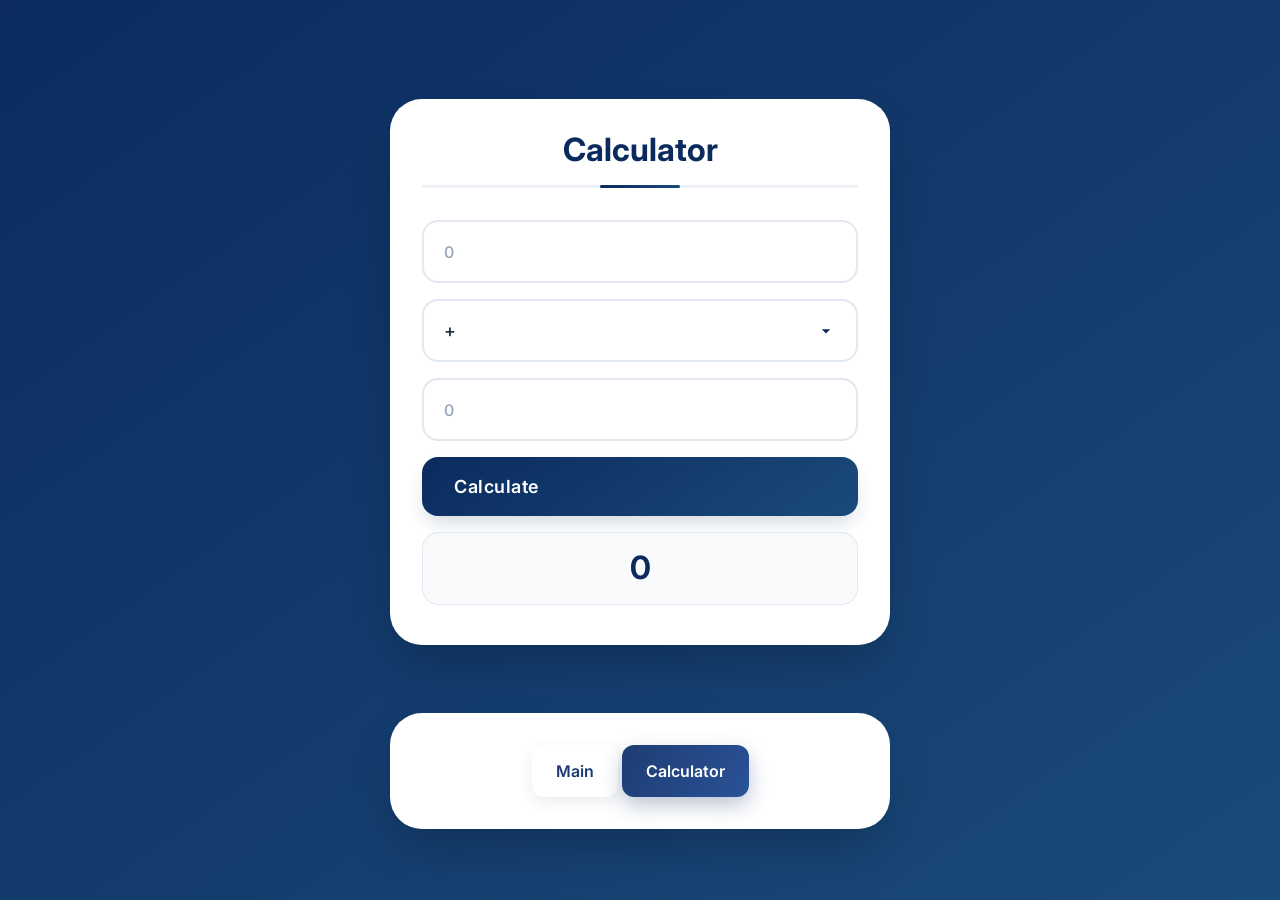
<file: calculate.html>
<!DOCTYPE html>
<html lang="ru">
<head>
    <meta charset="utf-8">
    <meta name="viewport" content="width=device-width, initial-scale=1.0, maximum-scale=1.0, user-scalable=yes">
    <link href="https://cdn.jsdelivr.net/npm/bootstrap@5.3.8/dist/css/bootstrap.min.css" rel="stylesheet" integrity="sha384-sRIl4kxILFvY47J16cr9ZwB07vP4J8+LH7qKQnuqkuIAvNWLzeN8tE5YBujZqJLB" crossorigin="anonymous">
    <link href="css/calculator.css" rel="stylesheet">
    <script src="https://cdn.jsdelivr.net/npm/bootstrap@5.3.8/dist/js/bootstrap.bundle.min.js" integrity="sha384-FKyoEForCGlyvwx9Hj09JcYn3nv7wiPVlz7YYwJrWVcXK/BmnVDxM+D2scQbITxI" crossorigin="anonymous"></script>
    <title>Calculator</title>
</head>
<body>
    <div class="container my-5">
        <!-- ВСЕ ID СОХРАНЕНЫ КАК В СТАРОМ JS -->
        <h3 class="text-center text-primary">Calculator</h3>
        <form class="w-25 mx-auto text-center calculator-form-styled">
            <input id="firstOper" type="number" class="form-control mb-3 calculator-input-custom" placeholder="0">
            
            <select id="operation" class="form-select mb-3 calculator-select-custom">
                <option value="+">+</option>
                <option value="-">-</option>
                <option value="*">*</option>
                <option value="/">/</option>
            </select>
            
            <input id="secondOper" type="number" class="form-control mb-3 calculator-input-custom" placeholder="0">
            
            <button id="calculate" type="button" class="btn btn-primary d-flex mx-auto mb-3 calculator-btn-custom">Calculate</button>
                
            <h4 id="result" class="calculator-result-custom">0</h4>
        </form>
    </div>
    
    <ul class="pagination container justify-content-center custom-pagination">
        <li class="page-item"><a class="page-link" href="index.html">Main</a></li>
        <li class="page-item active"><a class="page-link" href="calculate.html">Calculator</a></li>
    </ul>
    
    <script src="./js/calc.js"></script>
</body>
</html>
</file>
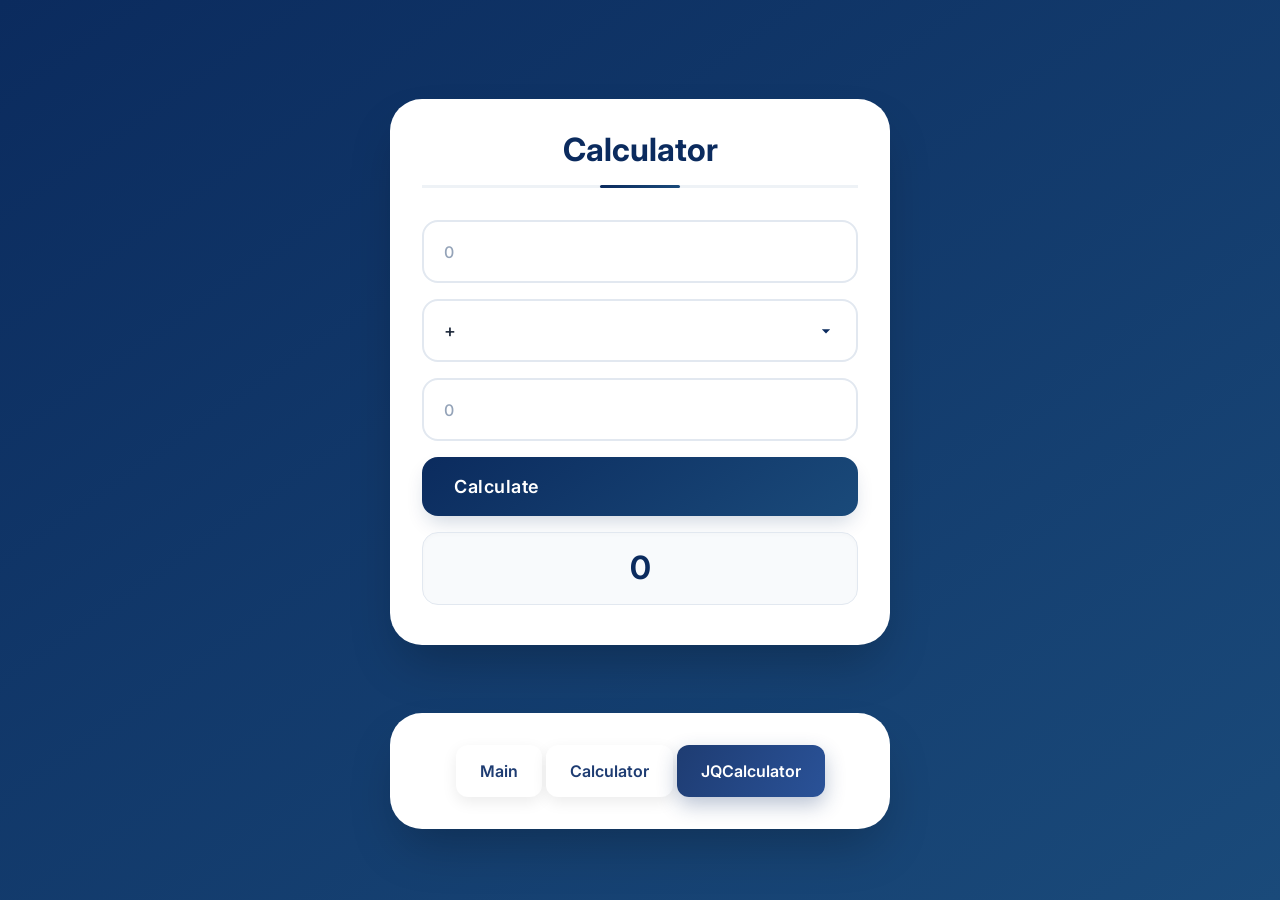
<file: jQCalc.html>
<!DOCTYPE html>
<html lang="ru">
<head>
    <meta charset="utf-8">
    <meta name="viewport" content="width=device-width, initial-scale=1.0, maximum-scale=1.0, user-scalable=yes">
    <link href="https://cdn.jsdelivr.net/npm/bootstrap@5.3.8/dist/css/bootstrap.min.css" rel="stylesheet" integrity="sha384-sRIl4kxILFvY47J16cr9ZwB07vP4J8+LH7qKQnuqkuIAvNWLzeN8tE5YBujZqJLB" crossorigin="anonymous">
    <link href="css/calculator.css" rel="stylesheet">
    <script src="https://cdn.jsdelivr.net/npm/bootstrap@5.3.8/dist/js/bootstrap.bundle.min.js" integrity="sha384-FKyoEForCGlyvwx9Hj09JcYn3nv7wiPVlz7YYwJrWVcXK/BmnVDxM+D2scQbITxI" crossorigin="anonymous"></script>
    <script src="js/jquery-4.0.0.min.js"></script>
    <title>Calculator</title>
</head>
<body>
    <div class="container my-5">
        <h3 class="text-center text-primary">Calculator</h3>
        <form class="w-25 mx-auto text-center calculator-form-styled">
            <input id="firstOper" type="number" class="form-control mb-3 calculator-input-custom" placeholder="0">
            
            <select id="operation" class="form-select mb-3 calculator-select-custom">
                <option value="+">+</option>
                <option value="-">-</option>
                <option value="*">*</option>
                <option value="/">/</option>
            </select>
            
            <input id="secondOper" type="number" class="form-control mb-3 calculator-input-custom" placeholder="0">
            
            <button id="calculate" type="button" class="btn btn-primary d-flex mx-auto mb-3 calculator-btn-custom">Calculate</button>

            <h4 id="result" class="calculator-result-custom">0</h4>
        </form>
    </div>
    
    <ul class="pagination container justify-content-center custom-pagination">
        <li class="page-item"><a class="page-link" href="index.html">Main</a></li>
        <li class="page-item"><a class="page-link" href="calculate.html">Calculator</a></li>
        <li class="page-item active"><a class="page-link" href="jQCalc.html">JQCalculator</a></li>
    </ul>

    <script type="text/javascript">
        $(function(){
            $("#calculate").click(function(){
                var firstOper = $("#firstOper").prop("value");
                var secondOper = $("#secondOper").prop("value");
                
                var operation = $("#operation").prop("value");
                
                switch (operation) {
                    case "+":
                        $("#result").text(Number(firstOper) + Number(secondOper));
                        break;
                    case "-":
                            $("#result").text(firstOper - secondOper);
                            break;
                    case "*":
                            $("#result").text(firstOper * secondOper).toPrecision(4);
                            break;
                    case "/":
                            if(secondOper == "0")
                            {
                                alert("Деление на 0!!!")
                                break;
                            }
                            $("#result").text(firstOper / secondOper).toPrecision(4);
                            break;
                }
            });
    });
    </script>
</body>
</html>
</file>
<file: css/calculator.css>
/* calculator.css - Стили для калькулятора с пагинацией как на главной */

@import url('https://fonts.googleapis.com/css2?family=Inter:wght@400;500;600;700&display=swap');

body {
    font-family: 'Inter', sans-serif;
    background: linear-gradient(145deg, #0b2b5e 0%, #1a4a7a 100%);
    min-height: 100vh;
    display: flex;
    flex-direction: column;
    align-items: center;
    justify-content: center;
    padding: 20px;
}

/* Стилизуем существующие Bootstrap классы */
.container {
    max-width: 500px !important;
    background: white;
    border-radius: 32px;
    box-shadow: 0 25px 50px -12px rgba(0, 0, 0, 0.25);
    padding: 32px !important;
    margin: 20px auto !important;
}

/* Заголовок */
.text-primary {
    color: #0b2b5e !important;
    font-size: 32px !important;
    font-weight: 700 !important;
    margin-bottom: 32px !important;
    padding-bottom: 16px !important;
    border-bottom: 3px solid #eef2f6;
    position: relative;
}

.text-primary::after {
    content: '';
    position: absolute;
    bottom: -3px;
    left: 50%;
    transform: translateX(-50%);
    width: 80px;
    height: 3px;
    background: linear-gradient(90deg, #0b2b5e, #1a4a7a);
    border-radius: 3px;
}

/* Форма - сохраняем Bootstrap классы, но улучшаем внешний вид */
.w-25 {
    width: 100% !important;
    max-width: 100%;
}

/* Поля ввода */
.form-control {
    padding: 16px 20px !important;
    font-size: 18px !important;
    font-weight: 500 !important;
    border: 2px solid #e2e8f0 !important;
    border-radius: 16px !important;
    background: white !important;
    transition: all 0.2s ease !important;
    outline: none !important;
    color: #1e293b !important;
}

.form-control:focus {
    border-color: #0b2b5e !important;
    box-shadow: 0 0 0 3px rgba(11, 43, 94, 0.1) !important;
}

.form-control::placeholder {
    color: #94a3b8 !important;
    font-size: 16px !important;
}

/* Селект */
.form-select {
    padding: 16px 20px !important;
    font-size: 18px !important;
    font-weight: 500 !important;
    border: 2px solid #e2e8f0 !important;
    border-radius: 16px !important;
    background-image: url("data:image/svg+xml,%3Csvg xmlns='http://www.w3.org/2000/svg' width='20' height='20' viewBox='0 0 24 24' fill='%230b2b5e'%3E%3Cpath d='M7 10l5 5 5-5z'/%3E%3C/svg%3E") !important;
    background-repeat: no-repeat !important;
    background-position: right 20px center !important;
    background-size: 20px !important;
    color: #1e293b !important;
    cursor: pointer;
}

.form-select:focus {
    border-color: #0b2b5e !important;
    box-shadow: 0 0 0 3px rgba(11, 43, 94, 0.1) !important;
}

.form-select option {
    padding: 12px;
    font-size: 16px;
}

/* Кнопка */
.btn-primary {
    background: linear-gradient(145deg, #0b2b5e, #1a4a7a) !important;
    border: none !important;
    padding: 16px 32px !important;
    border-radius: 16px !important;
    font-size: 18px !important;
    font-weight: 600 !important;
    color: white !important;
    cursor: pointer;
    transition: all 0.2s ease !important;
    width: 100% !important;
    letter-spacing: 0.5px;
    margin-top: 8px !important;
    box-shadow: 0 10px 20px -5px rgba(11, 43, 94, 0.2) !important;
}

.btn-primary:hover {
    background: linear-gradient(145deg, #1a4a7a, #0b2b5e) !important;
    transform: translateY(-2px);
    box-shadow: 0 15px 25px -5px rgba(11, 43, 94, 0.3) !important;
}

.btn-primary:active {
    transform: translateY(0) !important;
}

/* Результат */
#result {
    background: #f8fafc !important;
    border-radius: 16px !important;
    padding: 16px 24px !important;
    font-size: 32px !important;
    font-weight: 700 !important;
    color: #0b2b5e !important;
    margin-top: 16px !important;
    border: 1px solid #e2e8f0 !important;
    box-shadow: inset 0 2px 4px rgba(0, 0, 0, 0.02) !important;
    text-align: center !important;
    transition: all 0.2s ease;
}

.custom-pagination {
    margin-top: 4rem;
    margin-bottom: 4rem;
}

.custom-pagination .page-link {
    color: #1e3c72;
    padding: 0.9rem 1.5rem;
    margin: 0 5px;
    border: none;
    border-radius: 12px !important;
    font-weight: 600;
    font-size: 1rem;
    background: white;
    box-shadow: 0 5px 15px rgba(0,0,0,0.08);
    transition: all 0.3s cubic-bezier(0.165, 0.84, 0.44, 1);
}

.custom-pagination .page-link:hover {
    background: linear-gradient(120deg, #1e3c72, #2a5298);
    color: white;
    transform: translateY(-3px) scale(1.05);
    box-shadow: 0 10px 25px rgba(30, 60, 114, 0.3);
}

.custom-pagination .page-item.active .page-link {
    background: linear-gradient(120deg, #1e3c72, #2a5298);
    color: white;
    box-shadow: 0 8px 20px rgba(30, 60, 114, 0.3);
}

/* Bootstrap утилиты */
.d-flex {
    display: flex !important;
}

.mx-auto {
    margin-left: auto !important;
    margin-right: auto !important;
}

.mb-3 {
    margin-bottom: 1rem !important;
}

.text-center {
    text-align: center !important;
}

.container.my-5 {
    margin-top: 3rem !important;
    margin-bottom: 3rem !important;
}

/* Мобильная адаптация пагинации - как на главной */
@media (max-width: 768px) {
    .pagination {
        margin-top: 2rem !important;
        margin-bottom: 2rem !important;
        flex-wrap: wrap;
        gap: 5px;
    }
    
    .page-link {
        padding: 0.6rem 1rem !important;
        font-size: 0.95rem !important;
    }
}

@media (max-width: 576px) {
    .pagination {
        margin-top: 1.5rem !important;
        margin-bottom: 1.5rem !important;
        gap: 5px;
    }
    
    .page-link {
        padding: 0.5rem 0.875rem !important;
        font-size: 0.875rem !important;
    }
}

@media (max-width: 360px) {
    .page-link {
        padding: 0.4rem 0.7rem !important;
        font-size: 0.8rem !important;
    }
}

/* Остальная мобильная адаптация для калькулятора */
@media (max-width: 768px) {
    .container {
        max-width: 90% !important;
        padding: 24px !important;
        margin: 10px auto !important;
    }
    
    .text-primary {
        font-size: 28px !important;
        margin-bottom: 24px !important;
    }
    
    .form-control,
    .form-select {
        padding: 14px 18px !important;
        font-size: 16px !important;
    }
    
    .btn-primary {
        padding: 14px 28px !important;
        font-size: 16px !important;
    }
    
    #result {
        font-size: 28px !important;
        padding: 14px 18px !important;
    }
}

@media (max-width: 576px) {
    .container {
        padding: 20px !important;
    }
    
    .text-primary {
        font-size: 24px !important;
    }
    
    .text-primary::after {
        width: 60px;
    }
    
    .form-control,
    .form-select {
        padding: 12px 16px !important;
        font-size: 15px !important;
    }
    
    .btn-primary {
        padding: 12px 24px !important;
        font-size: 15px !important;
    }
    
    #result {
        font-size: 24px !important;
        padding: 12px 16px !important;
    }
}

@media (max-width: 360px) {
    .container {
        padding: 16px !important;
    }
    
    .text-primary {
        font-size: 22px !important;
    }
    
    .form-control,
    .form-select {
        padding: 10px 14px !important;
        font-size: 14px !important;
    }
    
    .btn-primary {
        padding: 10px 20px !important;
        font-size: 14px !important;
    }
    
    #result {
        font-size: 22px !important;
        padding: 10px 14px !important;
    }
}

/* Альбомная ориентация */
@media (max-width: 768px) and (orientation: landscape) {
    .container {
        max-width: 500px !important;
    }
}

/* Touch устройства */
@media (hover: none) and (pointer: coarse) {
    .btn-primary:hover {
        transform: none !important;
    }
    
    .page-link:hover {
        transform: none !important;
        background-color: #0d6efd !important;
        color: white !important;
    }
    
    .btn-primary:active {
        transform: scale(0.98) !important;
    }
    
    .page-link:active {
        transform: scale(0.95) !important;
    }
}

/* Стиль для ошибок - поддерживаем старый JS */
.form-control.error {
    border-color: #dc3545 !important;
    background-color: #fff5f5 !important;
}

#result.error-text {
    color: #dc3545 !important;
}

/* Анимация для результата */
@keyframes calculatePulse {
    0% { transform: scale(1); }
    50% { transform: scale(1.05); }
    100% { transform: scale(1); }
}

#result.calculate-animation {
    animation: calculatePulse 0.3s ease;
}

/* Поддержка reduced motion */
@media (prefers-reduced-motion: reduce) {
    * {
        animation-duration: 0.01ms !important;
        animation-iteration-count: 1 !important;
        transition-duration: 0.01ms !important;
    }
}
</file>
